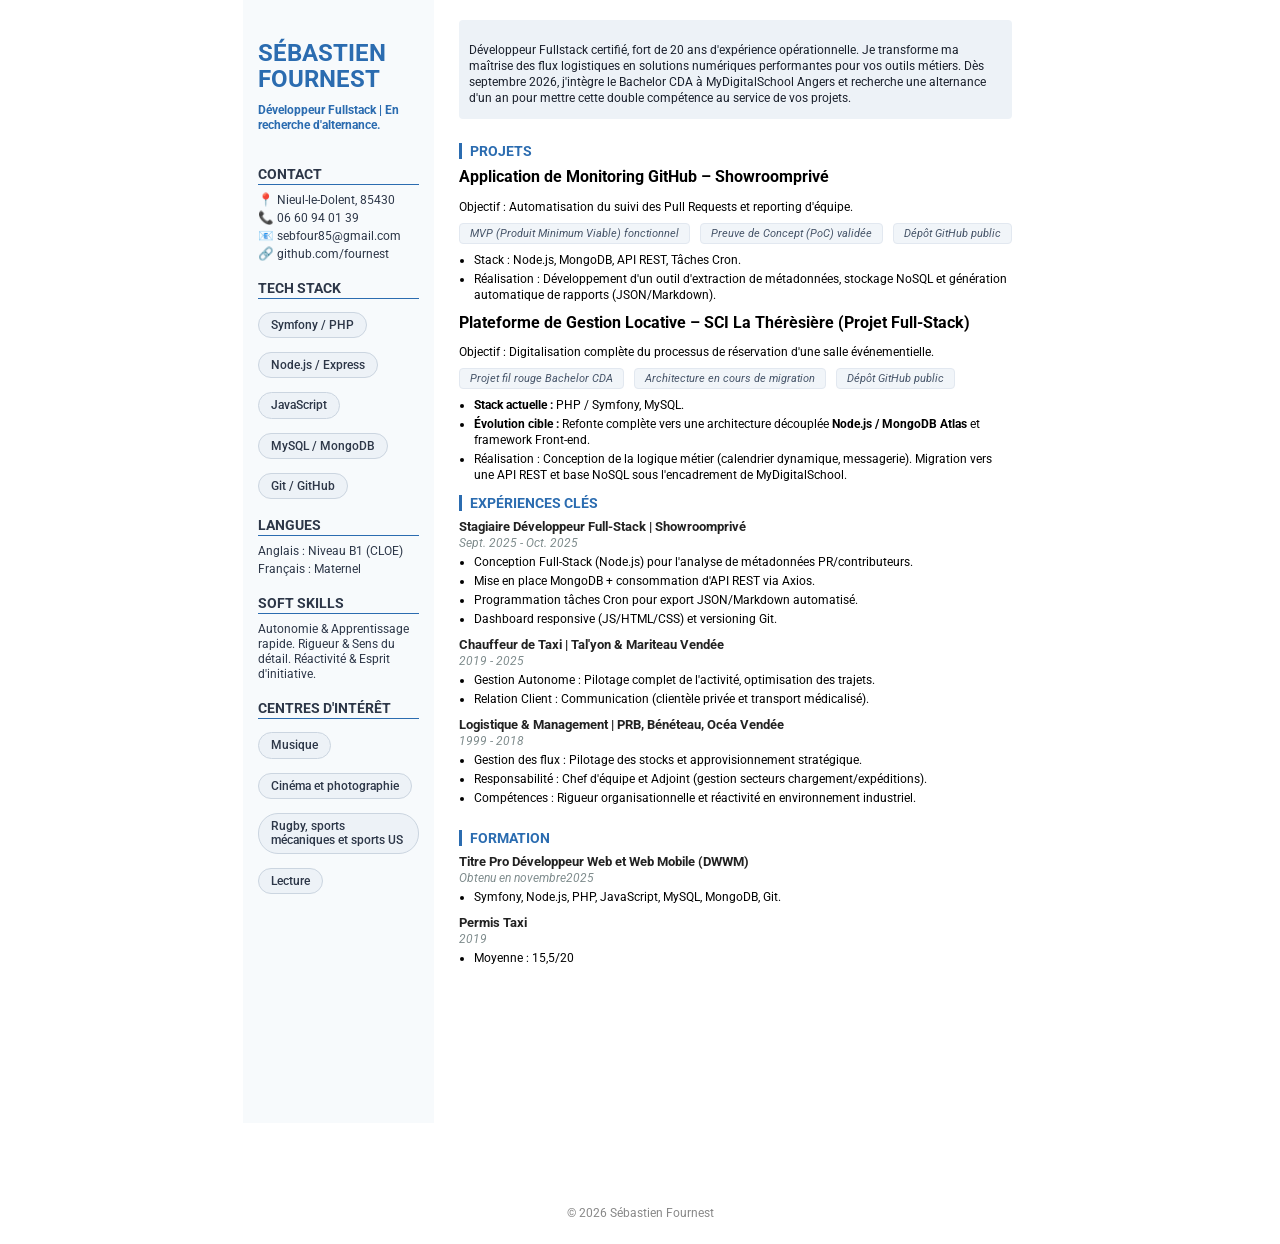
<file: index.html>
<!DOCTYPE html>
<html lang="fr">

<head>
    <meta charset="UTF-8">
    <meta name="viewport" content="width=device-width, initial-scale=1.0">
    <!-- Google Tag Manager -->
    <script>(function (w, d, s, l, i) {
            w[l] = w[l] || []; w[l].push({
                'gtm.start':
                    new Date().getTime(), event: 'gtm.js'
            }); var f = d.getElementsByTagName(s)[0],
                j = d.createElement(s), dl = l != 'dataLayer' ? '&l=' + l : ''; j.async = true; j.src =
                    'https://www.googletagmanager.com/gtm.js?id=' + i + dl; f.parentNode.insertBefore(j, f);
        })(window, document, 'script', 'dataLayer', 'GTM-59FZ7NMP');</script>
    <!-- End Google Tag Manager -->
    <link rel="stylesheet" href="style.css">
    <link href="https://fonts.googleapis.com/css2?family=Roboto:ital,wght@0,300;0,400;0,700;1,400&display=swap"
        rel="stylesheet">
    <title>CV_Sébastien</title>
</head>

<body>
    <!-- Google Tag Manager (noscript) -->
    <noscript><iframe src="https://www.googletagmanager.com/ns.html?id=GTM-59FZ7NMP" height="0" width="0"
            style="display:none;visibility:hidden"></iframe></noscript>
    <!-- End Google Tag Manager (noscript) -->
    <div class="cv-container">
        <aside class="sidebar">
            <div class="profile-section">
                <h1>Sébastien<br> FOURNEST</h1>
                <p class="job-title">Développeur Fullstack | En recherche d'alternance.</p>
            </div>

            <div class="contact-info">
                <h3>CONTACT</h3>
                <p>📍 Nieul-le-Dolent, 85430</p>
                <p>📞 06 60 94 01 39</p>
                <p>📧 <a href="mailto:sebfour85@gmail.com">sebfour85@gmail.com</a></p>
                <p>🔗 <a href="https://github.com/fournest" target="_blank">github.com/fournest</a></p>
            </div>

            <div class="skills">
                <h3>TECH STACK</h3>
                <ul>
                    <li>Symfony / PHP</li>
                    <li>Node.js / Express</li>
                    <li>JavaScript</li>
                    <li>MySQL / MongoDB</li>
                    <li>Git / GitHub</li>
                </ul>
            </div>

            <div class="languages">
                <h3>LANGUES</h3>
                <p>Anglais : Niveau B1 (CLOE)</p>
                <p>Français : Maternel</p>
            </div>

            <div class="competences">
                <h3>SOFT SKILLS</h3>
                <p>Autonomie & Apprentissage rapide. Rigueur & Sens du détail. Réactivité & Esprit d'initiative.</p>
            </div>

            <div class="interests">
                <h3>CENTRES D'INTÉRÊT</h3>
                <ul>
                    <li>Musique</li>
                    <li>Cinéma et photographie</li>
                    <li>Rugby, sports mécaniques et sports US</li>
                    <li>Lecture</li>
                </ul>
            </div>
        </aside>

        <main class="main-content">
            <header class="summary">
                <p>Développeur Fullstack certifié, fort de 20 ans d'expérience opérationnelle. Je transforme ma maîtrise
                    des flux logistiques en solutions numériques performantes pour vos outils métiers. Dès septembre
                    2026, j'intègre le Bachelor CDA à MyDigitalSchool Angers et recherche une alternance d'un an pour
                    mettre cette double compétence au service de vos projets.
                </p>
            </header>

            <section class="compact-after">
                <h2>PROJETS</h2>
                <div class="project">
                    <strong>Application de Monitoring GitHub – Showroomprivé</strong>
                    <p>Objectif : Automatisation du suivi des Pull Requests et reporting d'équipe.</p>
                    <div class="project-status">
                        <span class="tech-tag">MVP (Produit Minimum Viable) fonctionnel</span>
                        <span class="tech-tag">Preuve de Concept (PoC) validée</span>
                        <span class="tech-tag">Dépôt GitHub public</span>
                    </div>
                    <ul>
                        <li>Stack : Node.js, MongoDB, API REST, Tâches Cron.</li>
                        <li>Réalisation : Développement d'un outil d'extraction de métadonnées, stockage NoSQL et
                            génération automatique de rapports (JSON/Markdown).</li>
                    </ul>
                </div>
                <div class="project">
                    <strong>Plateforme de Gestion Locative – SCI La Thérèsière (Projet Full-Stack)</strong>
                    <p>Objectif : Digitalisation complète du processus de réservation d'une salle événementielle.</p>
                    <div class="project-status">
                        <span class="tech-tag">Projet fil rouge Bachelor CDA</span>
                        <span class="tech-tag">Architecture en cours de migration</span>
                        <span class="tech-tag">Dépôt GitHub public</span>
                    </div>
                    <ul>
                        <li><strong>Stack actuelle :</strong> PHP / Symfony, MySQL.</li>
                        <li><strong>Évolution cible :</strong> Refonte complète vers une architecture découplée
                            <strong>Node.js / MongoDB Atlas</strong> et framework Front-end.
                        </li>
                        <li>Réalisation : Conception de la logique métier (calendrier dynamique, messagerie). Migration
                            vers une API REST et base NoSQL sous l'encadrement de MyDigitalSchool.</li>
                    </ul>
                </div>
                <h2>EXPÉRIENCES CLÉS</h2>
                <div class="exp">
                    <h4>Stagiaire Développeur Full-Stack | Showroomprivé</h4>
                    <span class="date">Sept. 2025 - Oct. 2025</span>
                    <ul>
                        <li>Conception Full-Stack (Node.js) pour l'analyse de métadonnées PR/contributeurs.</li>
                        <li>Mise en place MongoDB + consommation d'API REST via Axios.</li>
                        <li>Programmation tâches Cron pour export JSON/Markdown automatisé.</li>
                        <li>Dashboard responsive (JS/HTML/CSS) et versioning Git.</li>
                    </ul>
                </div>
                <div class="exp">
                    <h4>Chauffeur de Taxi | Tal'yon & Mariteau Vendée</h4>
                    <span class="date">2019 - 2025</span>
                    <ul>
                        <li>Gestion Autonome : Pilotage complet de l'activité, optimisation des trajets.</li>
                        <li>Relation Client : Communication (clientèle privée et transport médicalisé).</li>
                    </ul>
                </div>
                <div class="exp">
                    <h4>Logistique & Management | PRB, Bénéteau, Océa Vendée</h4>
                    <span class="date">1999 - 2018</span>
                    <ul>
                        <li>Gestion des flux : Pilotage des stocks et approvisionnement stratégique.</li>
                        <li>Responsabilité : Chef d'équipe et Adjoint (gestion secteurs chargement/expéditions).</li>
                        <li>Compétences : Rigueur organisationnelle et réactivité en environnement industriel.</li>
                    </ul>
                </div>
            </section>

            <section>
                <h2>FORMATION</h2>
                <div class="exp">
                    <h4>Titre Pro Développeur Web et Web Mobile (DWWM)</h4>
                    <span class="date">Obtenu en novembre2025</span>
                    <ul>
                        <li>Symfony, Node.js, PHP, JavaScript, MySQL, MongoDB, Git.</li>
                    </ul>
                </div>
                <div class="exp">
                    <h4>Permis Taxi</h4>
                    <span class="date">2019</span>
                    <ul>
                        <li>Moyenne : 15,5/20</li>
                    </ul>
                </div>
            </section>

        </main>
    </div>
    <footer class="cv-footer">
        <p>© 2026 Sébastien Fournest</p>
    </footer>
    <script>
        // Écoute les touches du clavier
        document.addEventListener('keydown', function (event) {
            // Si tu appuies sur la touche "A" (comme Admin)
            if (event.key === 'a' || event.key === 'A') {
                window.location.href = 'admin.html';
            }
        });
    </script>
</body>

</html>
</file>
<file: style.css>
:root {
    --sidebar-bg: #F7FAFC;
    --sidebar-text: #2D3748;
    --main-bg: #FFFFFF;
    --accent: #2B6CB0;
}

* {
    -webkit-print-color-adjust: exact !important;
    print-color-adjust: exact !important;
    box-sizing: border-box;
}

html,
body {
    height: 100%;
}

body {
    font-family: 'Roboto', sans-serif;
    background-color: var(--main-bg);
    margin: 0;
    padding: 0;
}

.cv-container {
    display: flex;
    width: 21cm;
    height: 29.7cm;
    margin: 0 auto;
    background: var(--main-bg);
    overflow: hidden;
    align-items: stretch;
}

@media print {
    @page {
        margin: 0;
        size: A4;
    }

    .cv-container {
        box-shadow: none;
        margin: 0;
        width: 100%;
        height: 100%;
    }

    html,
    body,
    .cv-container,
    .sidebar,
    .main-content {
        height: 29.7cm;
        margin: 0;
        padding: 0;
    }
}

.sidebar {
    width: 24%;
    background-color: var(--sidebar-bg) !important;
    color: var(--sidebar-text);
    padding: 20px 15px;
    display: flex;
    flex-direction: column;
}

.profile-section {
    margin-bottom: 15px;
}

.sidebar h1 {
    font-size: 1.5rem;
    margin-bottom: 10px;
    line-height: 1.1;
    color: var(--accent);
    text-transform: uppercase;
}

.job-title {
    font-size: 1.21rem;
    margin: 3px 0;
    font-weight: bold;
    color: var(--accent);
}

.sidebar h3 {
    font-size: 0.86rem;
    border-bottom: 1px solid var(--accent);
    padding-bottom: 2px;
    margin: 15px 0 8px 0;
    text-transform: uppercase;
}

.sidebar p,
.sidebar li {
    font-size: 0.78rem;
    margin: 3px 0;
    line-height: 1.2;
}

.sidebar ul {
    padding-left: 12px;
    margin: 0;
}

.main-content {
    width: 76%;
    padding: 20px 25px;
    display: flex;
    flex-direction: column;
}

.summary {
    margin-bottom: 12px;
    font-size: 0.81rem;
    line-height: 1.4;
    color: #1A202C;
    background-color: #EDF2F7;
    padding: 10px;
    border-radius: 4px;
}

h2 {
    color: var(--accent);
    border-left: 3px solid var(--accent);
    padding-left: 8px;
    font-size: 0.88rem;
    margin: 12px 0 8px 0;
    font-weight: bold;
    text-transform: uppercase;
}

h4 {
    margin: 8px 0 2px 0;
    font-size: 0.83rem;
    font-weight: bold;
    color: #222;
}

.date {
    display: block;
    font-style: italic;
    color: #7f8c8d;
    font-size: 0.72rem;
    margin-bottom: 4px;
}

.exp,
.project {
    margin-bottom: 10px;
}

ul {
    padding-left: 15px;
    margin: 2px 0;
}

li,
p {
    font-size: 0.77rem;
    line-height: 1.3;
    margin-bottom: 3px;
}

section {
    margin-bottom: 5px;
}

.compact-after {
    margin-bottom: 2px;
}

.contact-info a {
    color: var(--sidebar-text) !important;
    text-decoration: none;
}

.contact-info a:visited {
  color: var(--sidebar-text) !important;
}

.contact-info a:hover {
   color: var(--sidebar-text) !important;
}

.contact-info a:active {
    color: var(--sidebar-text) !important;
}

.sidebar ul {
    list-style-type: none;
    padding: 0;
    display: flex;
    flex-wrap: wrap;
    gap: 8px;
    margin-top: 10px;
}

.sidebar li {
    background: #edf2f7; 
    color: var(--sidebar-text); 
    padding: 5px 12px;
    border-radius: 20px;
    font-size: 0.75rem;
    font-weight: 500;
    border: 1px solid #cbd5e0; 
    transition: all 0.2s;
}

.sidebar li:hover {
    transform: scale(1.05);
    background: var(--accent);
    color: white; 
    border-color: var(--accent);
}

.contact-info a {
    color: var(--sidebar-text) !important;
    text-decoration: none;
}

.project-status {
    margin: 8px 0;
    display: flex;
    gap: 10px;
}

.tech-tag {
    font-size: 0.7rem;
    background-color: #f1f5f9;
    color: #475569;
    padding: 3px 10px;
    border-radius: 4px;
    border: 1px solid #e2e8f0;
    font-style: italic;
}

.admin-body {
    background-color: var(--main-bg);
    padding: 20px;
    border-radius: 4px;
    box-shadow: 0 2px 4px rgba(0, 0, 0, 0.1);
    max-width: 800px;
    margin: 20px auto;
}

.admin-header {
    font-size: 1.5rem;
    color: var(--accent);
    margin-bottom: 15px;
    text-align: center;
}

.admin-nav {
    display: flex;
    justify-content: center;
    gap: 20px;
    margin-bottom: 20px;
}   

.btn-back, .btn-google {
    display: inline-block;
    padding: 10px 20px;
    font-size: 0.9rem;
    color: white;
    background-color: var(--accent);
    border: none;
    border-radius: 4px;
    text-decoration: none;
    transition: background-color 0.2s;
}

.dashboard-wrapper {
    display: flex;
    flex-direction: column;
    gap: 20px;
}

.looker-iframe {
    width: 100%;
    height: 400px;
    border: none;
    border-radius: 4px;
    box-shadow: 0 2px 4px rgba(0, 0, 0, 0.1);
}

.cv-footer {
    text-align: center;
    padding: 20px;
    margin-top: 50px;
    font-size: 0.8em;
    color: #888; /* Couleur du texte normal */
}

.admin-access {
    color: inherit; /* Prend la même couleur que le texte autour */
    text-decoration: none;
    cursor: default; /* La souris ne change pas en main, donc on ne devine pas le lien */
    opacity: 0.3; /* Très fondu dans le décor */
}

.admin-access:hover {
    color: #4285F4; /* Il devient bleu seulement si TU passes la souris dessus */
    opacity: 1;
    cursor: pointer;
}
</file>
